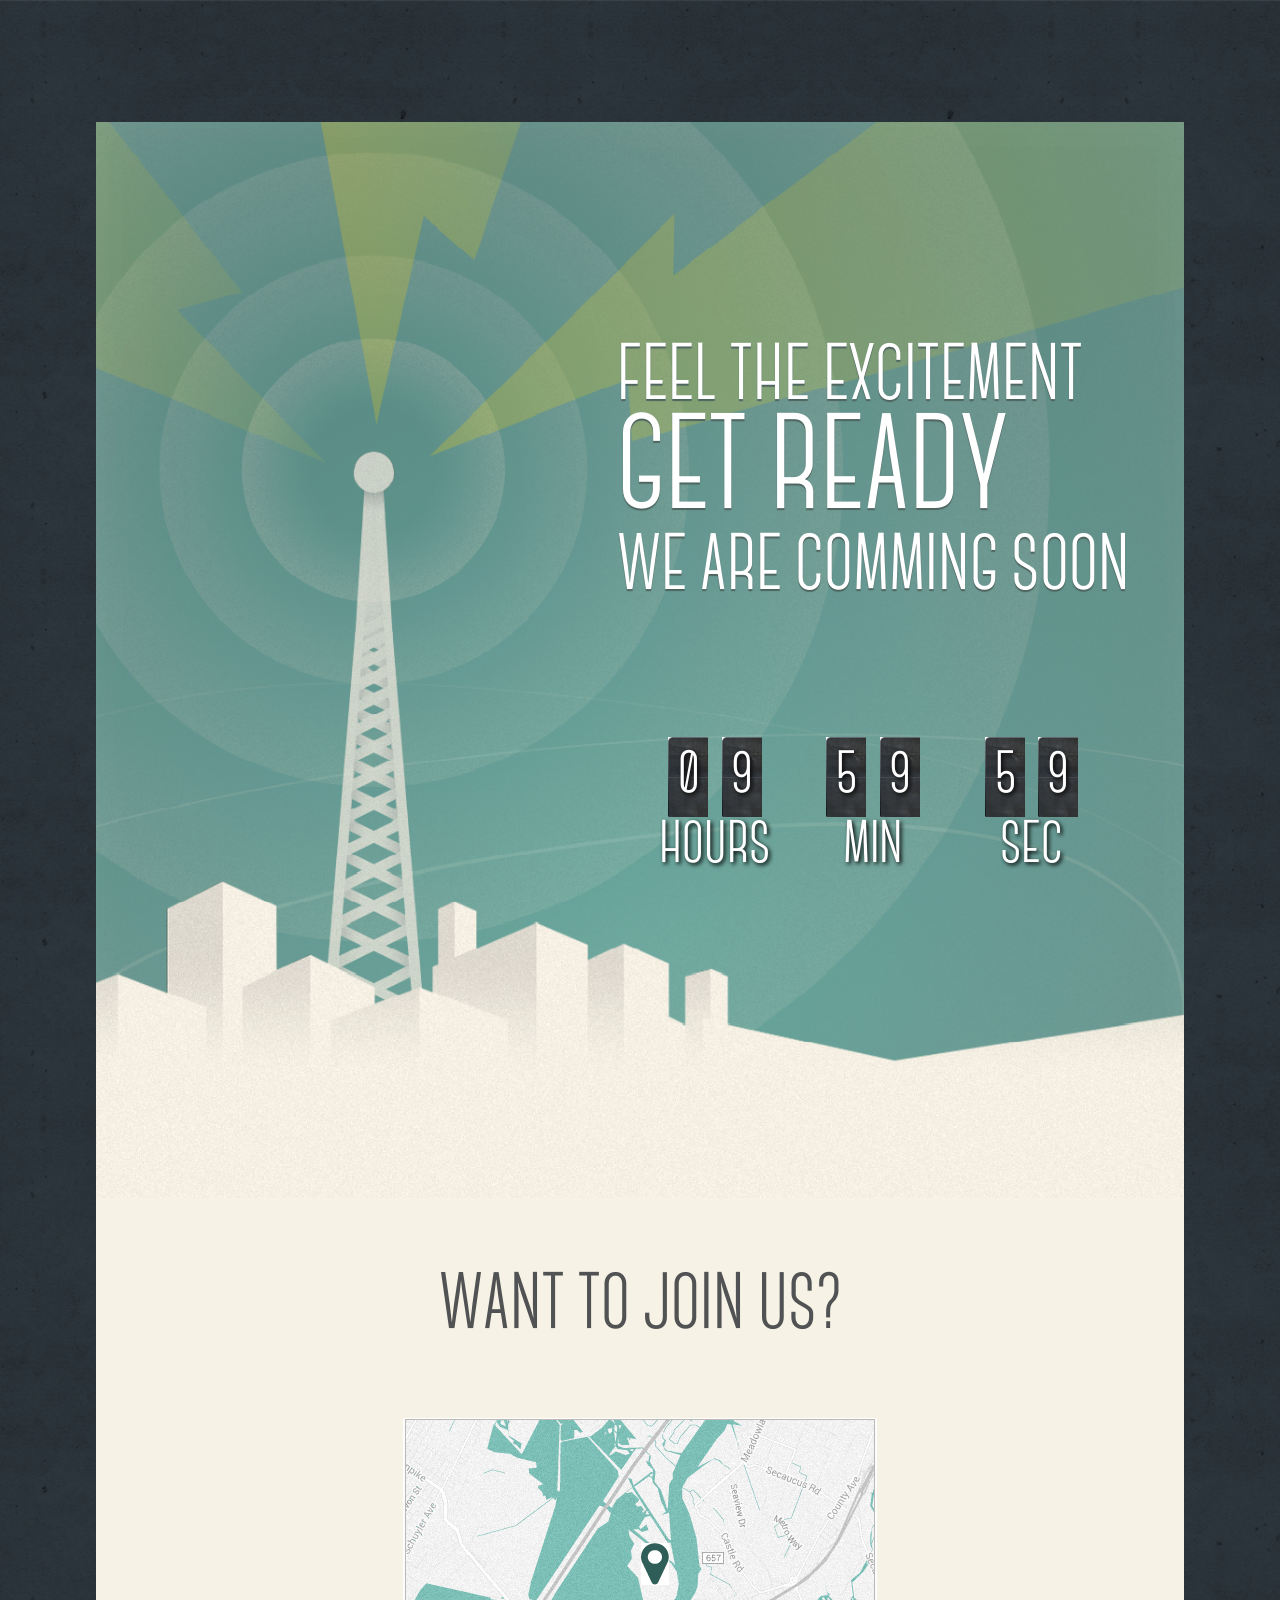
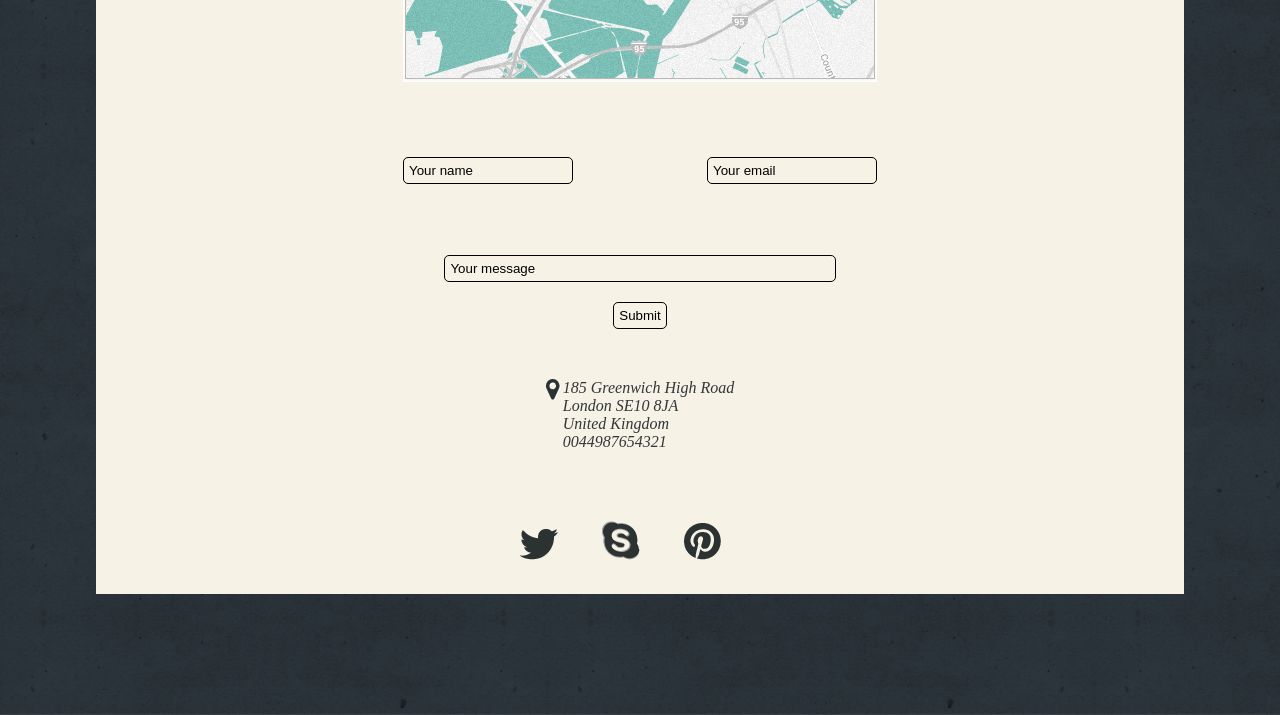
<file: index.html>
<!DOCTYPE html>
<html lang="en" dir="ltr">
  <head>
    <meta charset="utf-8">
    <meta name="viewport" content="width=device-width">
    <title>Cooper</title>
    <link rel="icon" href="icon.svg">
    <link rel="stylesheet" href="style.css">
  </head>
  <body>
    <header>
      <div class="header">
        <div class="title">
          <p>Feel The Excitement</p>
          <p id="GetReady">Get Ready</p>
          <p>We Are Comming Soon</p>
        <div class="time">
          <div class="hour">
            <div class="hour-counter">
              <span><p id="hours_first">1</p></span>
              <span><p id="hours_second">0</p></span>
            </div>
            <p>Hours</p>
          </div>
          <div class="minute">
            <div class="minute-counter">
              <span><p id="minutes_first">0</p></span>
              <span><p id="minutes_second">0</p></span>
            </div>
            <p>Min</p>
          </div>
          <div class="second">
            <div class="second-counter">
              <span><p id="seconds_first">0</p></span>
              <span><p id="seconds_second">0</p></span>
            </div>
            <p>Sec</p>
          </div>
        </div>
      </div>
    </header>
    <main>
      <h1 class="main-title">Want to join us?</h1>
      <section>
        <img src="some-images/map.png" alt="gps">
        <div>
          <div class="form">
            <input class="name" type="text" name="name" value="Your name">
            <input class="email" type="text" name="email" value="Your email">
          </div>
          <div class="message-send">
            <input class="message" type="text" name="message" value="Your message">
          </div>
          <div class="form-send">
            <input class="submit" type="submit" name="submit" value="Submit">
          </div>
        </div>
      </section>
      <section class="adress">
        <div class="adress-icon">
          <img class="map-icon" src="some-images/map-icon.png">
        </div>
        <div class="text-adress">
          <p>185 Greenwich High Road</p>
          <p>London SE10 8JA</p>
          <p>United Kingdom</p>
          <p>0044987654321</p>
        </div>
      <section>
    </main>
    <footer>
      <a href=""><img src="some-images/twitter-icon.png"></a>
      <a href=""><img src="some-images/skype-icon.png"></a>
      <a href=""><img src="some-images/p-icon.png"></a>
    </footer>
    <script src="script.js"></script>
  </body>
</html>
</file>
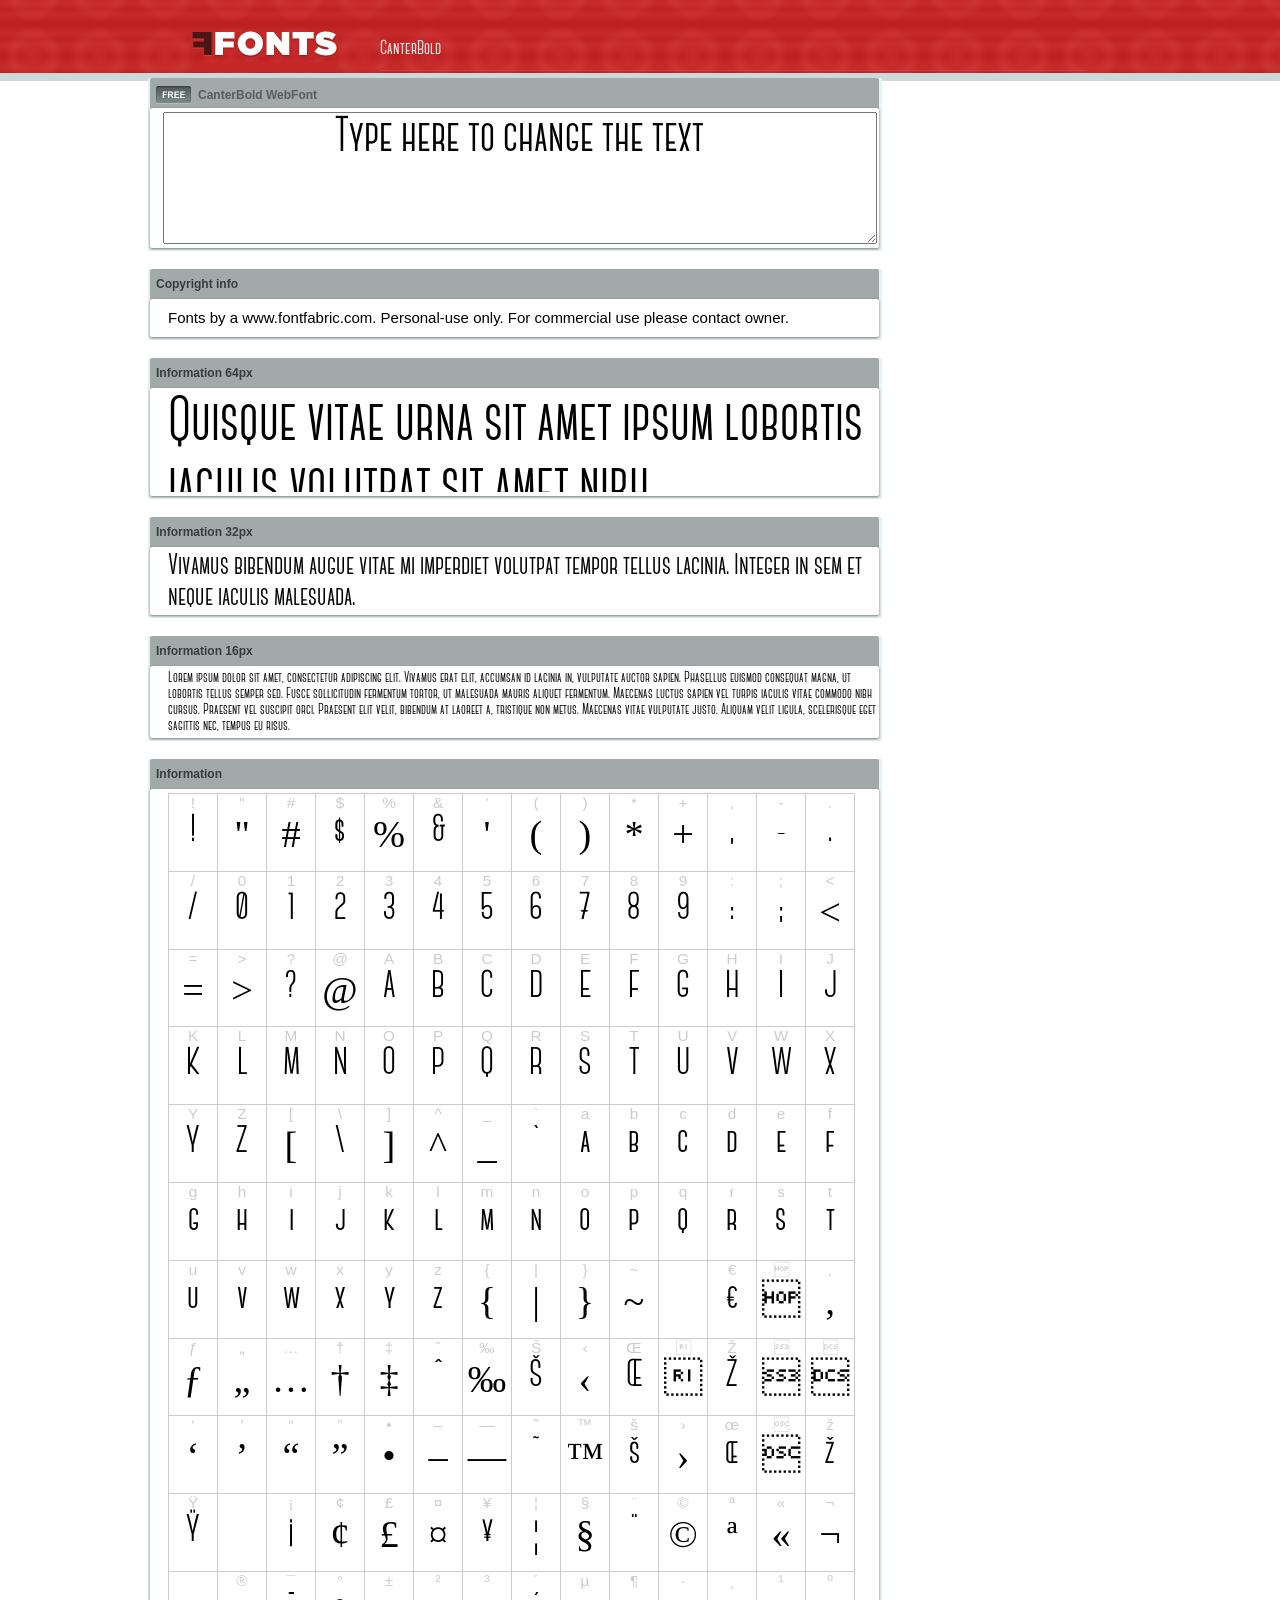
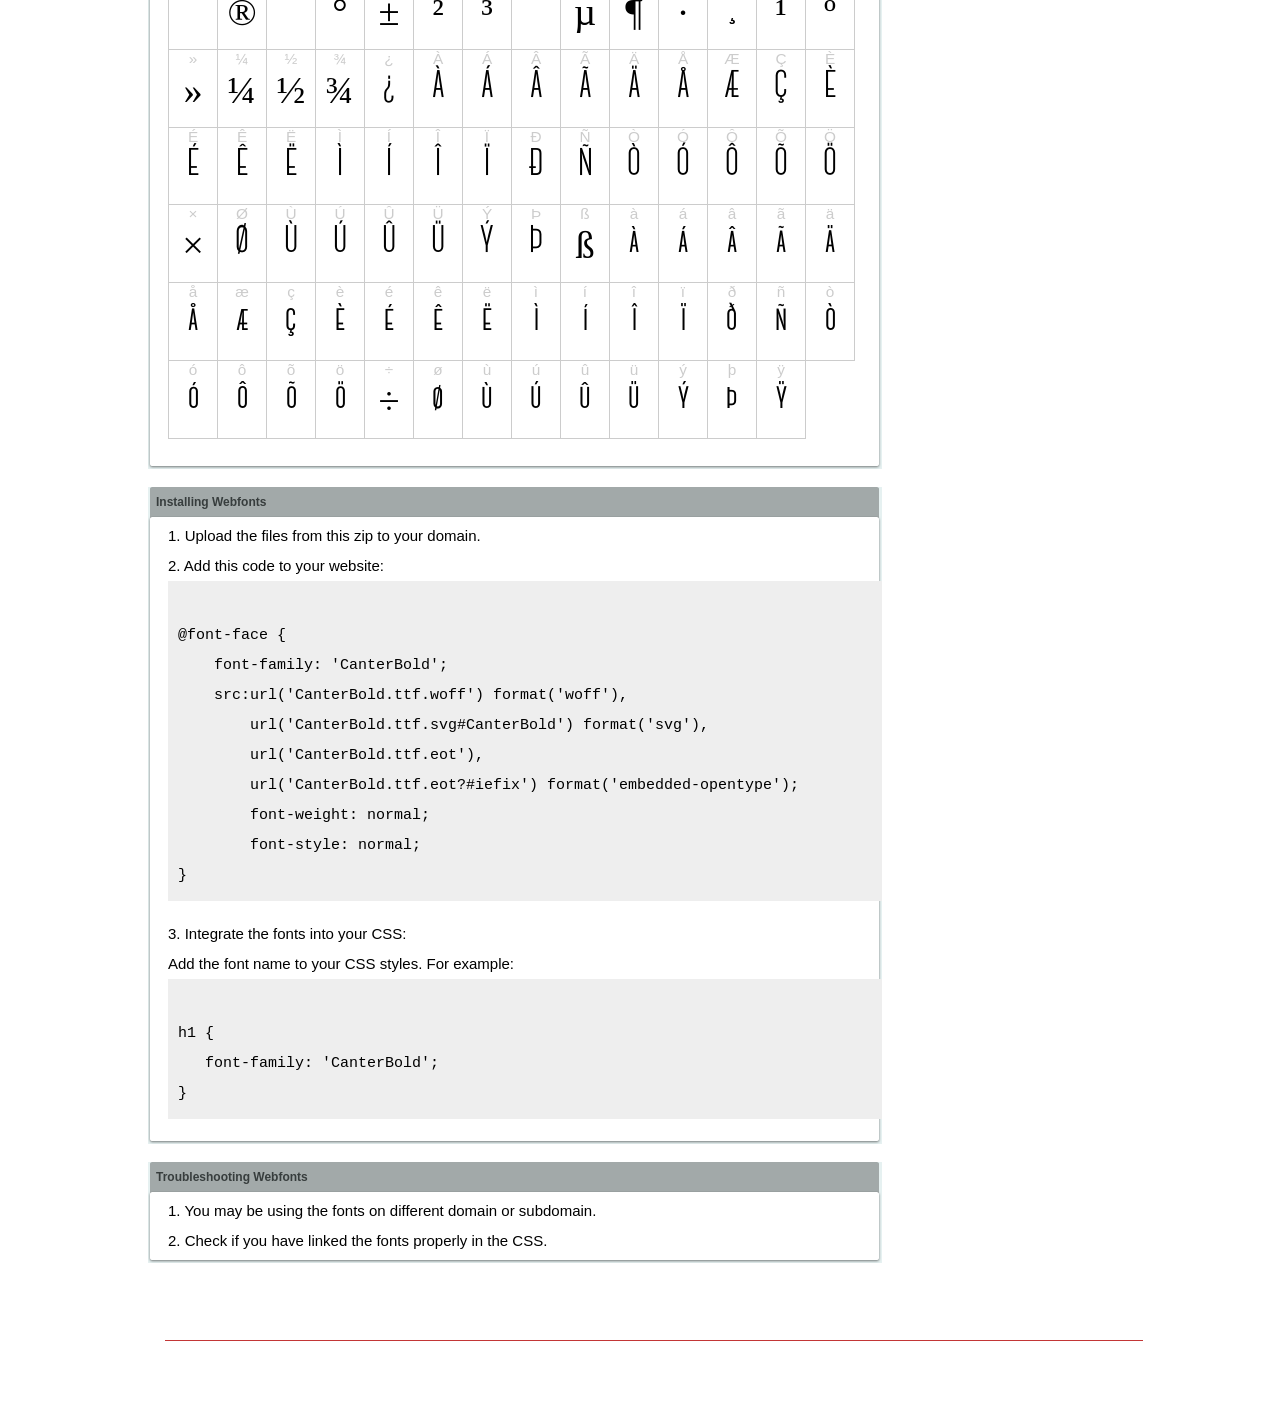
<file: fonts/example.html>
<!DOCTYPE html PUBLIC "-//W3C//DTD XHTML 1.0 Transitional//EN" "http://www.w3.org/TR/xhtml1/DTD/xhtml1-transitional.dtd">
<html xmlns="http://www.w3.org/1999/xhtml">
<head>
<meta http-equiv="Content-Type" content="text/html; charset=UTF-8" />
<title>CanterBold WebFont</title>
<meta name="description" content="CanterBold WebFont" />
<meta name="keywords" content="CanterBold WebFont" />
<style type="text/css">
@font-face {
  font-family: 'CanterBold';
    src:  url('CanterBold.ttf.woff') format('woff'),
    url('CanterBold.ttf.svg#CanterBold') format('svg'),
    url('CanterBold.ttf.eot'),
    url('CanterBold.eot?#iefix') format('embedded-opentype'); 
    font-weight: normal;
    font-style: normal;
}.examplefontl {
  font-family: 'CanterBold';  
  color: black;
}
.examplefont {
  padding-bottom: 2em;
  overflow: hidden; 
  text-align: center;
}
.examplefont div {
  float: left;
  border: 1px solid #ccc;
  text-align: center;
  width: 1.25em;
  height: 2em;
  margin-right: -1px;
  margin-bottom: -1px;
  font-size: 3.2em; 
}
.examplefont div .defaultC {
  color: #ccc;
  font-family: arial, sans-serif;
  font-size: .4em;
  display: block;
}
*{margin:0;padding:0;}
body{margin:0px;padding:0px;background:#FFFFFF url(images/bgtile.gif?1) repeat-x;font-family:Arial, Helvetica, sans-serif;}
#header{background:url(images/headertile.gif);height:73px;margin:0px;overflow:hidden;}
#head{width:707px;float:left;height:31px;margin:39px 0 0 0;padding:0px;color:#ffffff;font-size:15px;border-bottom:1px solid #c94040;overflow:hidden;}
#head a{color:#ffffff;text-decoration:none;}
#headspan1{float:left;}
.container{width:994px;margin:0 auto;padding:0px;overflow:hidden;}
#content{width:734px;margin:5px 0px 0px 5px;float:left;padding:0px;font-size:12px;display:inline;color:#868e8e;overflow:hidden;}
.fontbox{background:url(images/fontboxtile.gif);width:734px;margin:0 0 18px 0;padding:0;overflow:hidden;}
.fontboxtop{background:url(images/fontboxtop.gif) no-repeat top left;height:18px;font-size:12px;color:#373d3d;width:718px;padding:8px;margin:0;overflow:hidden;}
.fontboxtop a{color:#373d3d;text-decoration:none;}
.fontboxspan1{background:url(images/free.gif) no-repeat;padding:2px 0 2px 42px;float:left;}
h6{background:url(images/logo.gif) top left no-repeat;width:230px;height:73px;margin:0px 0px 0px 7px;float:left;}
h6 a{display:block;height:73px;}
h6 a span{display:none;}
h1{display:inline;font-size:12px;font-weight:bold;color:#546060;padding:0px;float:left;}
.btn{border:0;margin:0;background:url('images/button.gif');background-repeat:repeat-x;color:#fff;width:127px;height:28px;font-size:17px;}
.inputsubtmi{border:1px solid #e1ebeb;border-bottom:2px solid #c7d1d1;padding:6px;margin:0 0 8px 0;}
.partner{font-size:16px;font-weight:bold;color:#000000;padding:0px;margin:39px 0px 12px 30px;}
.fontboxspan1notfree{padding:2px 0 2px 42px;float:left;}
#footer{height:123px;margin:0px;padding:0px;background:url(http://www.altfonts.com/images/foottile.gif);}
#foot{width:1005px;height:123px;background:url(http://www.altfonts.com/images/foot.gif) top left no-repeat;margin:0 auto;padding:0px;}
#copyright{height:31px;padding:28px 0 0 118px;margin:0 0 0 27px;border-bottom:1px solid #c33636;font-size:14px;color:#4a1616;}
code {
	white-space: pre;
	background-color: #eee;
	display: block;
	padding: 10px;
	margin-bottom: 18px;
	overflow: auto;
}    
</style>
</head>
<body>
<div id="header">
<div class="container">
<h6><a href="http://webfonts.ffonts.net" title="WebFonts"><span>WebFonts</span></a></h6>
<div id="head">
<span id="headspan1">
   <span style="font-family: 'CanterBold';font-size: 20px; color: white;">CanterBold</span> 
</span>
</div>
</div>
</div>
<div class="container">
<div id="content">
<!-- WebFont --> 
<div class="fontbox">
<div class="fontboxtop"><span class="fontboxspan1"><h1>CanterBold WebFont</h1></span></div>
 <textarea id="txtAreaTryFont" cols="" rows="2" style="font-family: 'CanterBold';width:97%; font-size: 50px; height: 130px;text-align: center;margin-left: 15px;" 
           onclick="if (this.value=='Type here to change the text') this.value=''">Type here to change the text</textarea>
<img src="images/fontboxbottom.gif" width="734" height="7" alt="" />
</div>
<div class="fontbox">
<div class="fontboxtop"><b>Copyright info</b></div>
<div style="text-align: left;margin-left:20px;color: black;font-size:15px;line-height:200%">
Fonts by a www.fontfabric.com. Personal-use only. For commercial use please contact owner.<br />

</div>
<img src="images/fontboxbottom.gif" width="734" height="7" alt="" />
</div>
<div class="fontbox">
<div class="fontboxtop"><b>Information 64px</b></div>
<div style="font-family: 'CanterBold';margin-left:20px;font-size:64px;color:black;float: left;display: inline; overflow: hidden;height:100px;">
 Quisque vitae urna sit amet ipsum lobortis iaculis volutpat sit amet nibh. 
</div>
<img src="images/fontboxbottom.gif" width="734" height="7" alt="" />
</div>
<div class="fontbox">
<div class="fontboxtop"><b>Information 32px</b></div>
<div style="font-family: 'CanterBold';margin-left:20px;font-size:30px;color:black;float: left;display: inline; overflow: hidden;height:60px;">
 Vivamus bibendum augue vitae mi imperdiet volutpat tempor tellus lacinia. Integer in sem et neque iaculis malesuada. 
</div>
<img src="images/fontboxbottom.gif" width="734" height="7" alt="" />
</div>
<div class="fontbox">
<div class="fontboxtop"><b>Information 16px</b></div>
<div style="font-family: 'CanterBold';margin-left:20px;font-size:16px;color:black;float: left;display: inline; overflow: hidden;">
 Lorem ipsum dolor sit amet, consectetur adipiscing elit. Vivamus erat elit, accumsan id lacinia in, vulputate auctor sapien. Phasellus euismod consequat magna, ut lobortis tellus semper sed. Fusce sollicitudin fermentum tortor, ut malesuada mauris aliquet fermentum. Maecenas luctus sapien vel turpis iaculis vitae commodo nibh cursus. Praesent vel suscipit orci. Praesent elit velit, bibendum at laoreet a, tristique non metus. Maecenas vitae vulputate justo. Aliquam velit ligula, scelerisque eget sagittis nec, tempus eu risus. 
</div>
<img src="images/fontboxbottom.gif" width="734" height="7" alt="" />
</div>
<div class="fontbox">
<div class="fontboxtop"><b>Information</b></div>
<div class="examplefont examplefontl" style="text-align: center;margin-left:20px;">
 <div><span class="defaultC">&#33;</span><span>&#33;</span></div><div><span class="defaultC">&#34;</span><span>&#34;</span></div><div><span class="defaultC">&#35;</span><span>&#35;</span></div><div><span class="defaultC">&#36;</span><span>&#36;</span></div><div><span class="defaultC">&#37;</span><span>&#37;</span></div><div><span class="defaultC">&#38;</span><span>&#38;</span></div><div><span class="defaultC">&#39;</span><span>&#39;</span></div><div><span class="defaultC">&#40;</span><span>&#40;</span></div><div><span class="defaultC">&#41;</span><span>&#41;</span></div><div><span class="defaultC">&#42;</span><span>&#42;</span></div><div><span class="defaultC">&#43;</span><span>&#43;</span></div><div><span class="defaultC">&#44;</span><span>&#44;</span></div><div><span class="defaultC">&#45;</span><span>&#45;</span></div><div><span class="defaultC">&#46;</span><span>&#46;</span></div><div><span class="defaultC">&#47;</span><span>&#47;</span></div><div><span class="defaultC">&#48;</span><span>&#48;</span></div><div><span class="defaultC">&#49;</span><span>&#49;</span></div><div><span class="defaultC">&#50;</span><span>&#50;</span></div><div><span class="defaultC">&#51;</span><span>&#51;</span></div><div><span class="defaultC">&#52;</span><span>&#52;</span></div><div><span class="defaultC">&#53;</span><span>&#53;</span></div><div><span class="defaultC">&#54;</span><span>&#54;</span></div><div><span class="defaultC">&#55;</span><span>&#55;</span></div><div><span class="defaultC">&#56;</span><span>&#56;</span></div><div><span class="defaultC">&#57;</span><span>&#57;</span></div><div><span class="defaultC">&#58;</span><span>&#58;</span></div><div><span class="defaultC">&#59;</span><span>&#59;</span></div><div><span class="defaultC">&#60;</span><span>&#60;</span></div><div><span class="defaultC">&#61;</span><span>&#61;</span></div><div><span class="defaultC">&#62;</span><span>&#62;</span></div><div><span class="defaultC">&#63;</span><span>&#63;</span></div><div><span class="defaultC">&#64;</span><span>&#64;</span></div><div><span class="defaultC">&#65;</span><span>&#65;</span></div><div><span class="defaultC">&#66;</span><span>&#66;</span></div><div><span class="defaultC">&#67;</span><span>&#67;</span></div><div><span class="defaultC">&#68;</span><span>&#68;</span></div><div><span class="defaultC">&#69;</span><span>&#69;</span></div><div><span class="defaultC">&#70;</span><span>&#70;</span></div><div><span class="defaultC">&#71;</span><span>&#71;</span></div><div><span class="defaultC">&#72;</span><span>&#72;</span></div><div><span class="defaultC">&#73;</span><span>&#73;</span></div><div><span class="defaultC">&#74;</span><span>&#74;</span></div><div><span class="defaultC">&#75;</span><span>&#75;</span></div><div><span class="defaultC">&#76;</span><span>&#76;</span></div><div><span class="defaultC">&#77;</span><span>&#77;</span></div><div><span class="defaultC">&#78;</span><span>&#78;</span></div><div><span class="defaultC">&#79;</span><span>&#79;</span></div><div><span class="defaultC">&#80;</span><span>&#80;</span></div><div><span class="defaultC">&#81;</span><span>&#81;</span></div><div><span class="defaultC">&#82;</span><span>&#82;</span></div><div><span class="defaultC">&#83;</span><span>&#83;</span></div><div><span class="defaultC">&#84;</span><span>&#84;</span></div><div><span class="defaultC">&#85;</span><span>&#85;</span></div><div><span class="defaultC">&#86;</span><span>&#86;</span></div><div><span class="defaultC">&#87;</span><span>&#87;</span></div><div><span class="defaultC">&#88;</span><span>&#88;</span></div><div><span class="defaultC">&#89;</span><span>&#89;</span></div><div><span class="defaultC">&#90;</span><span>&#90;</span></div><div><span class="defaultC">&#91;</span><span>&#91;</span></div><div><span class="defaultC">&#92;</span><span>&#92;</span></div><div><span class="defaultC">&#93;</span><span>&#93;</span></div><div><span class="defaultC">&#94;</span><span>&#94;</span></div><div><span class="defaultC">&#95;</span><span>&#95;</span></div><div><span class="defaultC">&#96;</span><span>&#96;</span></div><div><span class="defaultC">&#97;</span><span>&#97;</span></div><div><span class="defaultC">&#98;</span><span>&#98;</span></div><div><span class="defaultC">&#99;</span><span>&#99;</span></div><div><span class="defaultC">&#100;</span><span>&#100;</span></div><div><span class="defaultC">&#101;</span><span>&#101;</span></div><div><span class="defaultC">&#102;</span><span>&#102;</span></div><div><span class="defaultC">&#103;</span><span>&#103;</span></div><div><span class="defaultC">&#104;</span><span>&#104;</span></div><div><span class="defaultC">&#105;</span><span>&#105;</span></div><div><span class="defaultC">&#106;</span><span>&#106;</span></div><div><span class="defaultC">&#107;</span><span>&#107;</span></div><div><span class="defaultC">&#108;</span><span>&#108;</span></div><div><span class="defaultC">&#109;</span><span>&#109;</span></div><div><span class="defaultC">&#110;</span><span>&#110;</span></div><div><span class="defaultC">&#111;</span><span>&#111;</span></div><div><span class="defaultC">&#112;</span><span>&#112;</span></div><div><span class="defaultC">&#113;</span><span>&#113;</span></div><div><span class="defaultC">&#114;</span><span>&#114;</span></div><div><span class="defaultC">&#115;</span><span>&#115;</span></div><div><span class="defaultC">&#116;</span><span>&#116;</span></div><div><span class="defaultC">&#117;</span><span>&#117;</span></div><div><span class="defaultC">&#118;</span><span>&#118;</span></div><div><span class="defaultC">&#119;</span><span>&#119;</span></div><div><span class="defaultC">&#120;</span><span>&#120;</span></div><div><span class="defaultC">&#121;</span><span>&#121;</span></div><div><span class="defaultC">&#122;</span><span>&#122;</span></div><div><span class="defaultC">&#123;</span><span>&#123;</span></div><div><span class="defaultC">&#124;</span><span>&#124;</span></div><div><span class="defaultC">&#125;</span><span>&#125;</span></div><div><span class="defaultC">&#126;</span><span>&#126;</span></div><div><span class="defaultC">&#127;</span><span>&#127;</span></div><div><span class="defaultC">&#128;</span><span>&#128;</span></div><div><span class="defaultC">&#129;</span><span>&#129;</span></div><div><span class="defaultC">&#130;</span><span>&#130;</span></div><div><span class="defaultC">&#131;</span><span>&#131;</span></div><div><span class="defaultC">&#132;</span><span>&#132;</span></div><div><span class="defaultC">&#133;</span><span>&#133;</span></div><div><span class="defaultC">&#134;</span><span>&#134;</span></div><div><span class="defaultC">&#135;</span><span>&#135;</span></div><div><span class="defaultC">&#136;</span><span>&#136;</span></div><div><span class="defaultC">&#137;</span><span>&#137;</span></div><div><span class="defaultC">&#138;</span><span>&#138;</span></div><div><span class="defaultC">&#139;</span><span>&#139;</span></div><div><span class="defaultC">&#140;</span><span>&#140;</span></div><div><span class="defaultC">&#141;</span><span>&#141;</span></div><div><span class="defaultC">&#142;</span><span>&#142;</span></div><div><span class="defaultC">&#143;</span><span>&#143;</span></div><div><span class="defaultC">&#144;</span><span>&#144;</span></div><div><span class="defaultC">&#145;</span><span>&#145;</span></div><div><span class="defaultC">&#146;</span><span>&#146;</span></div><div><span class="defaultC">&#147;</span><span>&#147;</span></div><div><span class="defaultC">&#148;</span><span>&#148;</span></div><div><span class="defaultC">&#149;</span><span>&#149;</span></div><div><span class="defaultC">&#150;</span><span>&#150;</span></div><div><span class="defaultC">&#151;</span><span>&#151;</span></div><div><span class="defaultC">&#152;</span><span>&#152;</span></div><div><span class="defaultC">&#153;</span><span>&#153;</span></div><div><span class="defaultC">&#154;</span><span>&#154;</span></div><div><span class="defaultC">&#155;</span><span>&#155;</span></div><div><span class="defaultC">&#156;</span><span>&#156;</span></div><div><span class="defaultC">&#157;</span><span>&#157;</span></div><div><span class="defaultC">&#158;</span><span>&#158;</span></div><div><span class="defaultC">&#159;</span><span>&#159;</span></div><div><span class="defaultC">&#160;</span><span>&#160;</span></div><div><span class="defaultC">&#161;</span><span>&#161;</span></div><div><span class="defaultC">&#162;</span><span>&#162;</span></div><div><span class="defaultC">&#163;</span><span>&#163;</span></div><div><span class="defaultC">&#164;</span><span>&#164;</span></div><div><span class="defaultC">&#165;</span><span>&#165;</span></div><div><span class="defaultC">&#166;</span><span>&#166;</span></div><div><span class="defaultC">&#167;</span><span>&#167;</span></div><div><span class="defaultC">&#168;</span><span>&#168;</span></div><div><span class="defaultC">&#169;</span><span>&#169;</span></div><div><span class="defaultC">&#170;</span><span>&#170;</span></div><div><span class="defaultC">&#171;</span><span>&#171;</span></div><div><span class="defaultC">&#172;</span><span>&#172;</span></div><div><span class="defaultC">&#173;</span><span>&#173;</span></div><div><span class="defaultC">&#174;</span><span>&#174;</span></div><div><span class="defaultC">&#175;</span><span>&#175;</span></div><div><span class="defaultC">&#176;</span><span>&#176;</span></div><div><span class="defaultC">&#177;</span><span>&#177;</span></div><div><span class="defaultC">&#178;</span><span>&#178;</span></div><div><span class="defaultC">&#179;</span><span>&#179;</span></div><div><span class="defaultC">&#180;</span><span>&#180;</span></div><div><span class="defaultC">&#181;</span><span>&#181;</span></div><div><span class="defaultC">&#182;</span><span>&#182;</span></div><div><span class="defaultC">&#183;</span><span>&#183;</span></div><div><span class="defaultC">&#184;</span><span>&#184;</span></div><div><span class="defaultC">&#185;</span><span>&#185;</span></div><div><span class="defaultC">&#186;</span><span>&#186;</span></div><div><span class="defaultC">&#187;</span><span>&#187;</span></div><div><span class="defaultC">&#188;</span><span>&#188;</span></div><div><span class="defaultC">&#189;</span><span>&#189;</span></div><div><span class="defaultC">&#190;</span><span>&#190;</span></div><div><span class="defaultC">&#191;</span><span>&#191;</span></div><div><span class="defaultC">&#192;</span><span>&#192;</span></div><div><span class="defaultC">&#193;</span><span>&#193;</span></div><div><span class="defaultC">&#194;</span><span>&#194;</span></div><div><span class="defaultC">&#195;</span><span>&#195;</span></div><div><span class="defaultC">&#196;</span><span>&#196;</span></div><div><span class="defaultC">&#197;</span><span>&#197;</span></div><div><span class="defaultC">&#198;</span><span>&#198;</span></div><div><span class="defaultC">&#199;</span><span>&#199;</span></div><div><span class="defaultC">&#200;</span><span>&#200;</span></div><div><span class="defaultC">&#201;</span><span>&#201;</span></div><div><span class="defaultC">&#202;</span><span>&#202;</span></div><div><span class="defaultC">&#203;</span><span>&#203;</span></div><div><span class="defaultC">&#204;</span><span>&#204;</span></div><div><span class="defaultC">&#205;</span><span>&#205;</span></div><div><span class="defaultC">&#206;</span><span>&#206;</span></div><div><span class="defaultC">&#207;</span><span>&#207;</span></div><div><span class="defaultC">&#208;</span><span>&#208;</span></div><div><span class="defaultC">&#209;</span><span>&#209;</span></div><div><span class="defaultC">&#210;</span><span>&#210;</span></div><div><span class="defaultC">&#211;</span><span>&#211;</span></div><div><span class="defaultC">&#212;</span><span>&#212;</span></div><div><span class="defaultC">&#213;</span><span>&#213;</span></div><div><span class="defaultC">&#214;</span><span>&#214;</span></div><div><span class="defaultC">&#215;</span><span>&#215;</span></div><div><span class="defaultC">&#216;</span><span>&#216;</span></div><div><span class="defaultC">&#217;</span><span>&#217;</span></div><div><span class="defaultC">&#218;</span><span>&#218;</span></div><div><span class="defaultC">&#219;</span><span>&#219;</span></div><div><span class="defaultC">&#220;</span><span>&#220;</span></div><div><span class="defaultC">&#221;</span><span>&#221;</span></div><div><span class="defaultC">&#222;</span><span>&#222;</span></div><div><span class="defaultC">&#223;</span><span>&#223;</span></div><div><span class="defaultC">&#224;</span><span>&#224;</span></div><div><span class="defaultC">&#225;</span><span>&#225;</span></div><div><span class="defaultC">&#226;</span><span>&#226;</span></div><div><span class="defaultC">&#227;</span><span>&#227;</span></div><div><span class="defaultC">&#228;</span><span>&#228;</span></div><div><span class="defaultC">&#229;</span><span>&#229;</span></div><div><span class="defaultC">&#230;</span><span>&#230;</span></div><div><span class="defaultC">&#231;</span><span>&#231;</span></div><div><span class="defaultC">&#232;</span><span>&#232;</span></div><div><span class="defaultC">&#233;</span><span>&#233;</span></div><div><span class="defaultC">&#234;</span><span>&#234;</span></div><div><span class="defaultC">&#235;</span><span>&#235;</span></div><div><span class="defaultC">&#236;</span><span>&#236;</span></div><div><span class="defaultC">&#237;</span><span>&#237;</span></div><div><span class="defaultC">&#238;</span><span>&#238;</span></div><div><span class="defaultC">&#239;</span><span>&#239;</span></div><div><span class="defaultC">&#240;</span><span>&#240;</span></div><div><span class="defaultC">&#241;</span><span>&#241;</span></div><div><span class="defaultC">&#242;</span><span>&#242;</span></div><div><span class="defaultC">&#243;</span><span>&#243;</span></div><div><span class="defaultC">&#244;</span><span>&#244;</span></div><div><span class="defaultC">&#245;</span><span>&#245;</span></div><div><span class="defaultC">&#246;</span><span>&#246;</span></div><div><span class="defaultC">&#247;</span><span>&#247;</span></div><div><span class="defaultC">&#248;</span><span>&#248;</span></div><div><span class="defaultC">&#249;</span><span>&#249;</span></div><div><span class="defaultC">&#250;</span><span>&#250;</span></div><div><span class="defaultC">&#251;</span><span>&#251;</span></div><div><span class="defaultC">&#252;</span><span>&#252;</span></div><div><span class="defaultC">&#253;</span><span>&#253;</span></div><div><span class="defaultC">&#254;</span><span>&#254;</span></div><div><span class="defaultC">&#255;</span><span>&#255;</span></div> 
</div>
<img src="images/fontboxbottom.gif" width="734" height="7" alt="" />
</div>
<div class="fontbox">
<div class="fontboxtop"><b>Installing Webfonts</b></div>
<div style="text-align: left;margin-left:20px;color: black;font-size:15px;line-height:200%">
1. Upload the files from this zip to your domain.<br />
2. Add this code to your website:<br />
<code>
@font-face {
    font-family: 'CanterBold';
    src:url('CanterBold.ttf.woff') format('woff'),
        url('CanterBold.ttf.svg#CanterBold') format('svg'),
        url('CanterBold.ttf.eot'),
        url('CanterBold.ttf.eot?#iefix') format('embedded-opentype'); 
        font-weight: normal;
        font-style: normal;
}
</code>
3. Integrate the fonts into your CSS:<br />
Add the font name to your CSS styles. For example:
<code>
h1 { 
   font-family: 'CanterBold';
}  
</code>
</div>
<img src="images/fontboxbottom.gif" width="734" height="7" alt="" />
</div>
<div class="fontbox">
<div class="fontboxtop"><b>Troubleshooting Webfonts</b></div>
<div style="text-align: left;margin-left:20px;color: black;font-size:15px;line-height:200%">
1. You may be using the fonts on different domain or subdomain.<Br />
2. Check if you have linked the fonts properly in the CSS.<Br />
</div>
<img src="images/fontboxbottom.gif" width="734" height="7" alt="" />
</div>
</div>
</div>
<div id="footer">
<div id="foot">
<div id="copyright" style="font-size:11px;color:white;">&copy; - <a href="http://www.ffonts.net" title="Free Fonts" style="color:white;">Free Fonts by www.FFonts.net</a> - </div>
</div>
</div>

</body>
</html>
</file>
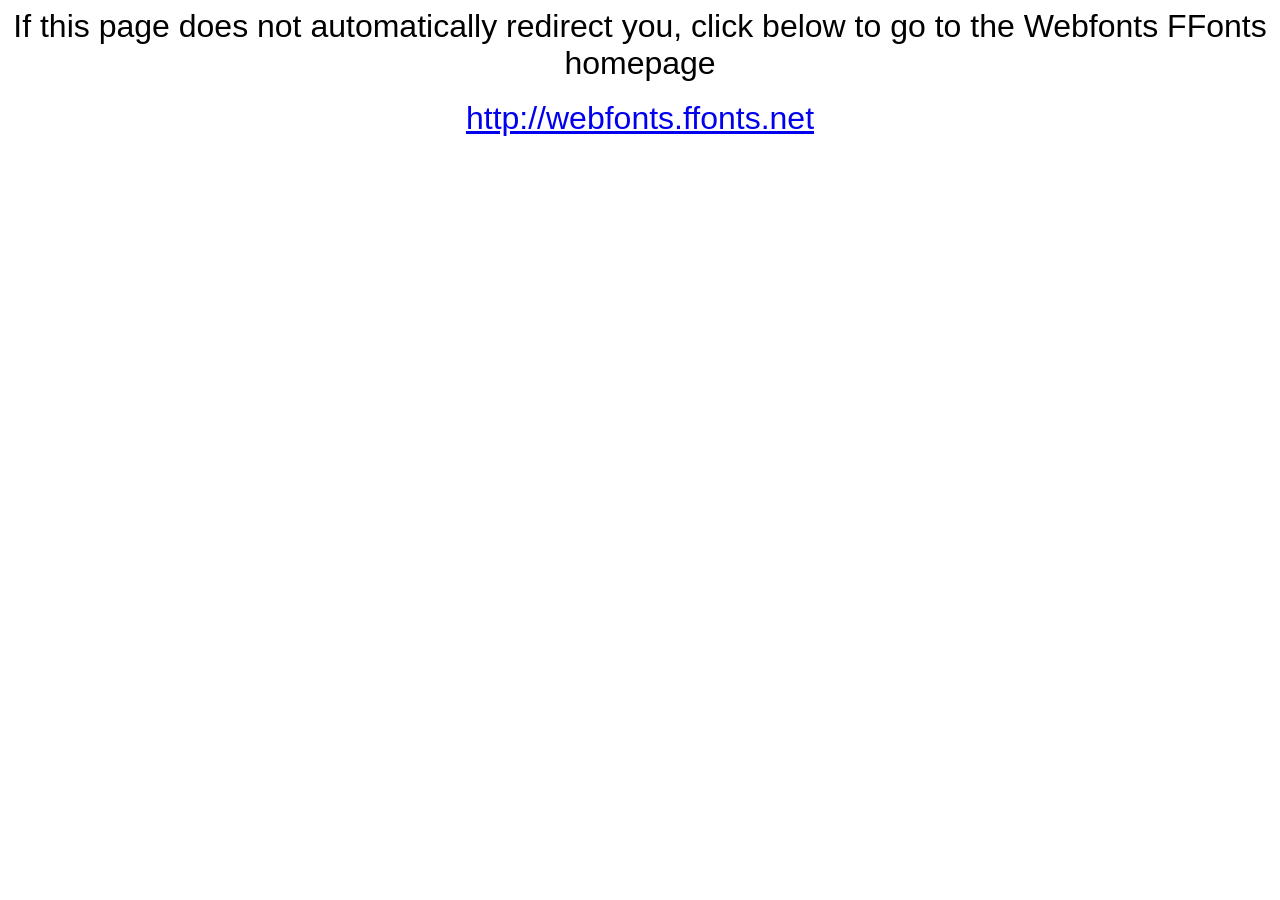
<file: fonts/webfonts.ffonts.net.htm>
<HTML>
<HEAD>
<TITLE>Webfonts www.FFonts.net - Redirect</TITLE>
<meta http-equiv="refresh" content="1;url=http://webfonts.ffonts.net">
<script language="javascript">
<!-- 
//location.replace("http://webfonts.ffonts.net");
-->
</script>
</HEAD>

<BODY>
<CENTER>

<FONT FACE="Arial, Sans Serif, Verdana" SIZE=6>If this page does not automatically redirect you, click below to go to the Webfonts FFonts homepage</FONT>
<BR><BR>
<FONT FACE="Arial, Sans Serif, Verdana" SIZE=6><A HREF="http://webfonts.ffonts.net" TARGET="_top">http://webfonts.ffonts.net</A></FONT>

</CENTER>
</BODY>
</HTML>
</file>
<file: style.css>
* {
  margin: 0;
  padding: 0;
  transition: .5s ease-in-out;
}

@font-face {
    font-family: 'CanterBold';
    src:url('fonts/CanterBold.ttf.woff') format('woff'),
        url('fonts/CanterBold.ttf.svg#CanterBold') format('svg'),
        url('fonts/CanterBold.ttf.eot'),
        url('fonts/CanterBold.ttf.eot?#iefix') format('embedded-opentype');
    font-weight: normal;
    font-style: normal;
}

body {
  width: 100%;
  background-image: url('bg-images/bg.png');
  background-repeat: no-repeat;
  background-size: cover;
}

header {
  width: 75%;
  margin: 9.5% auto 0;
  background-image: url('bg-images/Content Background.png');
  background-repeat: no-repeat;
  background-size: cover;
  display: flex;
  justify-content:flex-end;
}

.header {
  margin: 25% 0;
  padding-right: 5%;
  font-family: 'CanterBold', sans-serif;
  font-size: 80px;
  font-weight: 600;
  color: white;
  text-transform: uppercase;
  text-shadow: 0 2px 1px #4e645f;
}

#GetReady {
  font-size: 1.7em;
  line-height: 110px;
}

.time {
  font-size: 60px;
  font-weight: 500;
  display: flex;
  justify-content: space-evenly;
  text-shadow: none;
  margin: 20% 0;
}

.hour, .minute, .second {
  margin-top: 5%;
  text-align: center;
  text-shadow: 0 2px 1px #4e645f;
}

.hour-counter, .minute-counter, .second-counter {
  width: 120px;
  display: flex;
  justify-content: space-evenly;
}

span {
  width: 20px;
  background-image: url("bg-images/digit bg.png");
  background-repeat: no-repeat;
  padding: 10px;
}

main {
  width: 75%;
  margin: 0 auto;
  padding-bottom: 70px;
  background-color: #f6f2e6;
  text-align: center;
}

.main-title {
  font-family: 'CanterBold', sans-serif;
  font-size: 80px;
  font-weight: 600;
  color: #515253;
  text-transform: uppercase;
  padding: 70px 0;
}

main section {
  display: flex;
  justify-content: space-around;
  text-align: left;
}

main section img {
  width: 40%;
}

.map-icon {
  width: 100%;
}

input {
  background-color: transparent;
  border: 1px solid black;
  border-radius: 5px;
  padding: 5px;
}

.form {
  display: flex;
  justify-content: space-between;
  margin: 15% 0;
}

.name, .email {
  width: 33.333%;
}

.message-send {
  text-align: center;
}

.message {
  width: 80%;
}

.form-send {
  display: flex;
}

.submit {
  margin: 20px auto 0;;
}

.adress {
  padding-top: 50px;
  display: flex;
}

.adress-icon {
  margin: 0 auto;
  margin-right: 0;
}

.text-adress {
  margin: auto;
  margin-left: 2px;
  font-family: "Georgia", serif;
  font-style: italic;
  font-size: 16px;
  color: #32363a;
}

footer {
  width: 75%;
  margin: 0 auto 9.5%;
  padding-bottom: 30px;
  background-color: #f6f2e6;
  text-align: center;
}

footer a {
  margin: 0 auto;
  margin-right: 40px;
}

@media (max-width: 1340px) {
  main section {
    display: inline-block;
  }

  main section img {
    width: 100%;
    margin: 0 auto;
  }

  .hour, .minute, .second {
    text-shadow: 2px 2px 4px #000;
  }

  header, main, footer {
    width: 85%;
  }

  .header {
    margin: 20% 0;
  }
}

@media (max-width: 720px) {
  header, main, footer {
    width: 95%;
  }

  .header {
    margin: 15% 0;
  }
}
</file>
